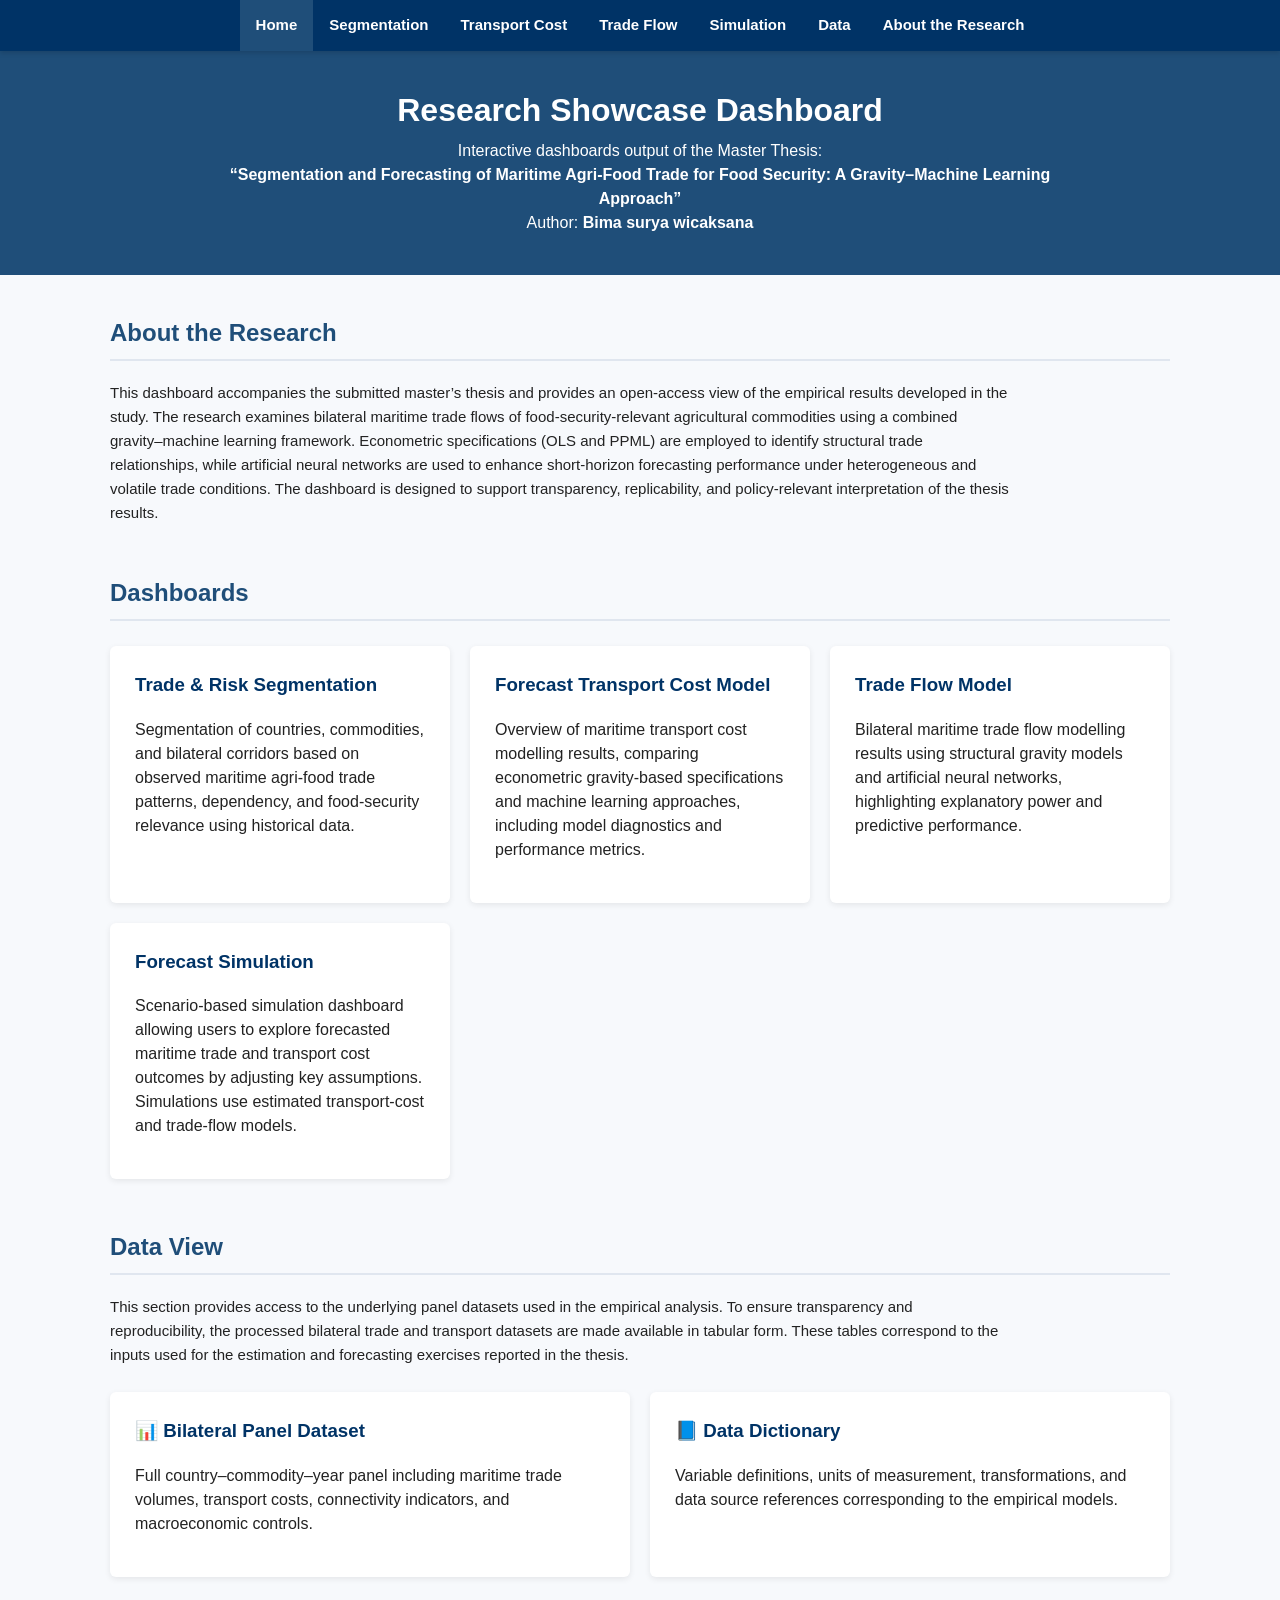
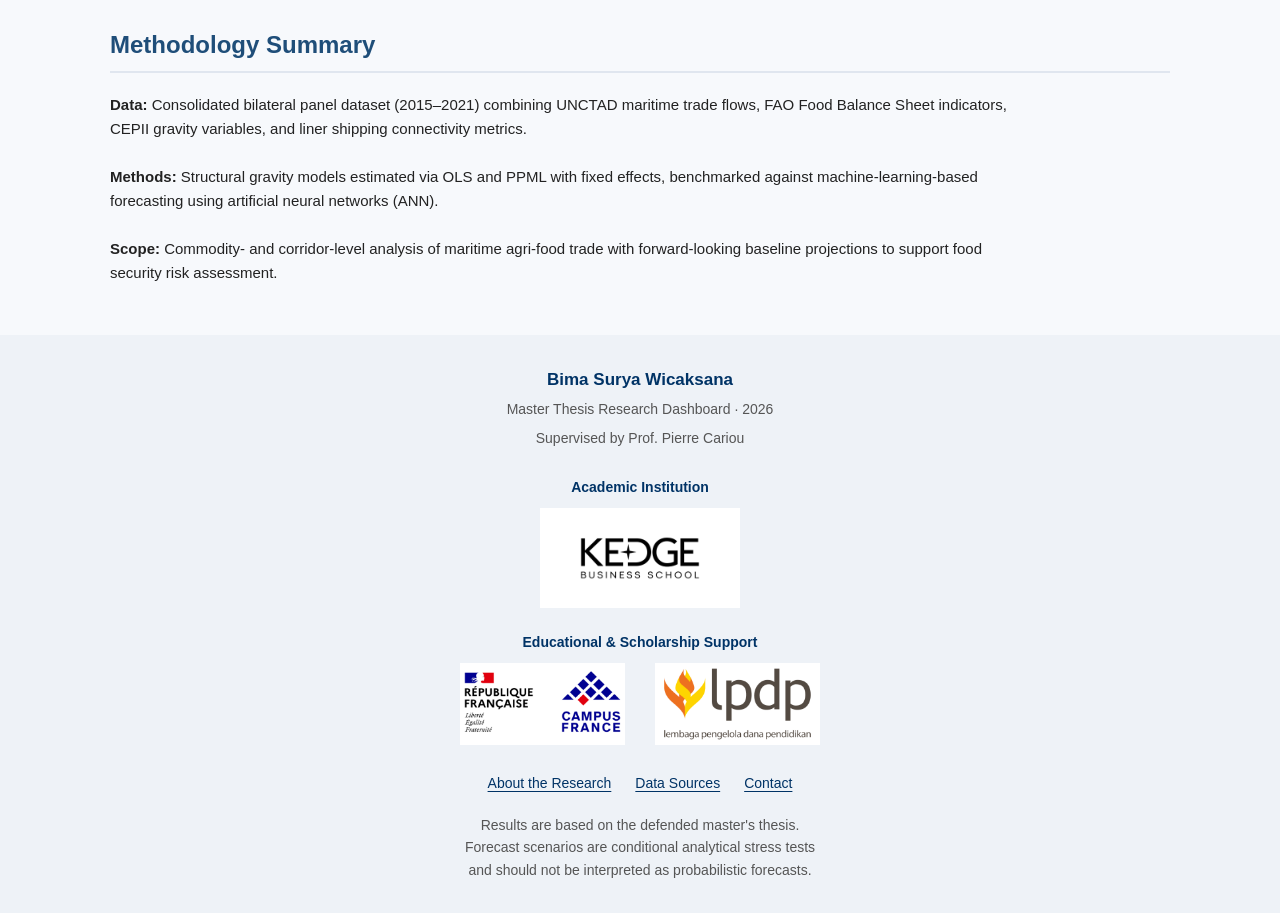
<file: docs/index.html>
<!DOCTYPE html>
<html lang="en">
<head>
  <meta charset="UTF-8">
  <meta name="viewport" content="width=device-width, initial-scale=1.0">
  <title>Segmentation and Forecasting of Maritime Agri-Food Trade Dashboard</title>
  <link rel="stylesheet" href="css/style.css">
</head>

<body>

<nav class="site-nav" aria-label="Primary navigation">
  <div class="nav-links">
    <a href="index.html" aria-current="page">Home</a>
    <a href="segmentation.html">Segmentation</a>
    <a href="transport_cost_model.html">Transport Cost</a>
    <a href="trade_flow_model.html">Trade Flow</a>
    <a href="forecast_simulation.html">Simulation</a>
    <a href="data_panel_overview.html">Data</a>
  <a href="about_research.html">About the Research</a></div></nav>

<header>
  <h1>Research Showcase Dashboard</h1>
  <p>
    Interactive dashboards output of the Master Thesis:<br>
    <strong>“Segmentation and Forecasting of Maritime Agri-Food Trade for Food Security: A Gravity–Machine Learning Approach”</strong><br>
    Author: <strong>Bima surya wicaksana</strong><br>
  </p>
</header>

<main>

  <section>
    <h2>About the Research</h2>
    <p class="meta">
      This dashboard accompanies the submitted master’s thesis and provides an open-access view of the
      empirical results developed in the study. The research examines bilateral maritime trade flows of
      food-security-relevant agricultural commodities using a combined gravity–machine learning framework.
      Econometric specifications (OLS and PPML) are employed to identify structural trade relationships,
      while artificial neural networks are used to enhance short-horizon forecasting performance under
      heterogeneous and volatile trade conditions. The dashboard is designed to support transparency,
      replicability, and policy-relevant interpretation of the thesis results.
    </p>
  </section>

  <section>
    <h2>Dashboards</h2>
    <div class="card-grid">

      <a class="card" href="segmentation.html">
        <h3>Trade & Risk Segmentation</h3>
        <p>
          Segmentation of countries, commodities, and bilateral corridors based on
          observed maritime agri-food trade patterns, dependency, and food-security
          relevance using historical data.
        </p>
      </a>

      <a class="card" href="transport_cost_model.html">
        <h3>Forecast Transport Cost Model</h3>
        <p>
          Overview of maritime transport cost modelling results, comparing
          econometric gravity-based specifications and machine learning approaches,
          including model diagnostics and performance metrics.
        </p>
      </a>

      <a class="card" href="trade_flow_model.html">
        <h3>Trade Flow Model</h3>
        <p>
          Bilateral maritime trade flow modelling results using structural gravity
          models and artificial neural networks, highlighting explanatory power
          and predictive performance.
        </p>
      </a>
      <a class="card" href="forecast_simulation.html">
        <h3>Forecast Simulation</h3>
        <p>
          Scenario-based simulation dashboard allowing users to explore forecasted
          maritime trade and transport cost outcomes by adjusting key assumptions.
          Simulations use estimated transport-cost and trade-flow models.
        </p>
      </a>

    </div>
  </section>

  <section>
    <h2>Data View</h2>
    <p class="meta">
      This section provides access to the underlying panel datasets used in the empirical analysis.
      To ensure transparency and reproducibility, the processed bilateral trade and transport datasets
      are made available in tabular form. These tables correspond to the inputs used for the estimation
      and forecasting exercises reported in the thesis.
    </p>

    <div class="card-grid">

      <a class="card" href="data_panel_overview.html">
        <h3>📊 Bilateral Panel Dataset</h3>
        <p>
          Full country–commodity–year panel including maritime trade volumes, transport costs,
          connectivity indicators, and macroeconomic controls.
        </p>
      </a>

      <a class="card" href="data_dictionary.html">
        <h3>📘 Data Dictionary</h3>
        <p>
          Variable definitions, units of measurement, transformations, and data source references
          corresponding to the empirical models.
        </p>
      </a>

    </div>
  </section>

  <section>
    <h2>Methodology Summary</h2>
    <p class="meta">
      <strong>Data:</strong> Consolidated bilateral panel dataset (2015–2021) combining UNCTAD maritime trade
      flows, FAO Food Balance Sheet indicators, CEPII gravity variables, and liner shipping connectivity metrics.<br><br>

      <strong>Methods:</strong> Structural gravity models estimated via OLS and PPML with fixed effects, benchmarked
      against machine-learning-based forecasting using artificial neural networks (ANN).<br><br>

      <strong>Scope:</strong> Commodity- and corridor-level analysis of maritime agri-food trade with forward-looking
      baseline projections to support food security risk assessment.
    </p>
  </section>

</main>

<footer class="institutional-footer">
  <p class="footer-author">Bima Surya Wicaksana</p>
  <p class="footer-project">Master Thesis Research Dashboard · 2026</p>
  <p class="footer-supervision">Supervised by Prof. Pierre Cariou</p>
  <div class="footer-institutions">
    <div class="footer-academic">
      <p class="footer-group-label">Academic Institution</p>
      <img class="footer-logo footer-logo-academic" src="meta-image/KEDGE%20logo.png" alt="KEDGE Business School" width="1000" height="500">
    </div>
    <div class="footer-sponsors">
      <p class="footer-group-label">Educational &amp; Scholarship Support</p>
      <div class="footer-sponsor-logos">
        <img class="footer-logo footer-logo-sponsor" src="meta-image/Campus%20France%20logo.png" alt="Campus France" width="1000" height="500">
        <img class="footer-logo footer-logo-sponsor" src="meta-image/LPDP.png" alt="LPDP" width="1000" height="500">
      </div>
    </div>
  </div>
  <nav class="footer-links" aria-label="Research information"><a href="about_research.html">About the Research</a><a href="about_research.html#data-sources">Data Sources</a><a href="about_research.html#contact">Contact</a></nav>
  <p class="footer-disclaimer">Results are based on the defended master's thesis.<br>Forecast scenarios are conditional analytical stress tests<br>and should not be interpreted as probabilistic forecasts.</p>
</footer>

</body>
</html>
</file>
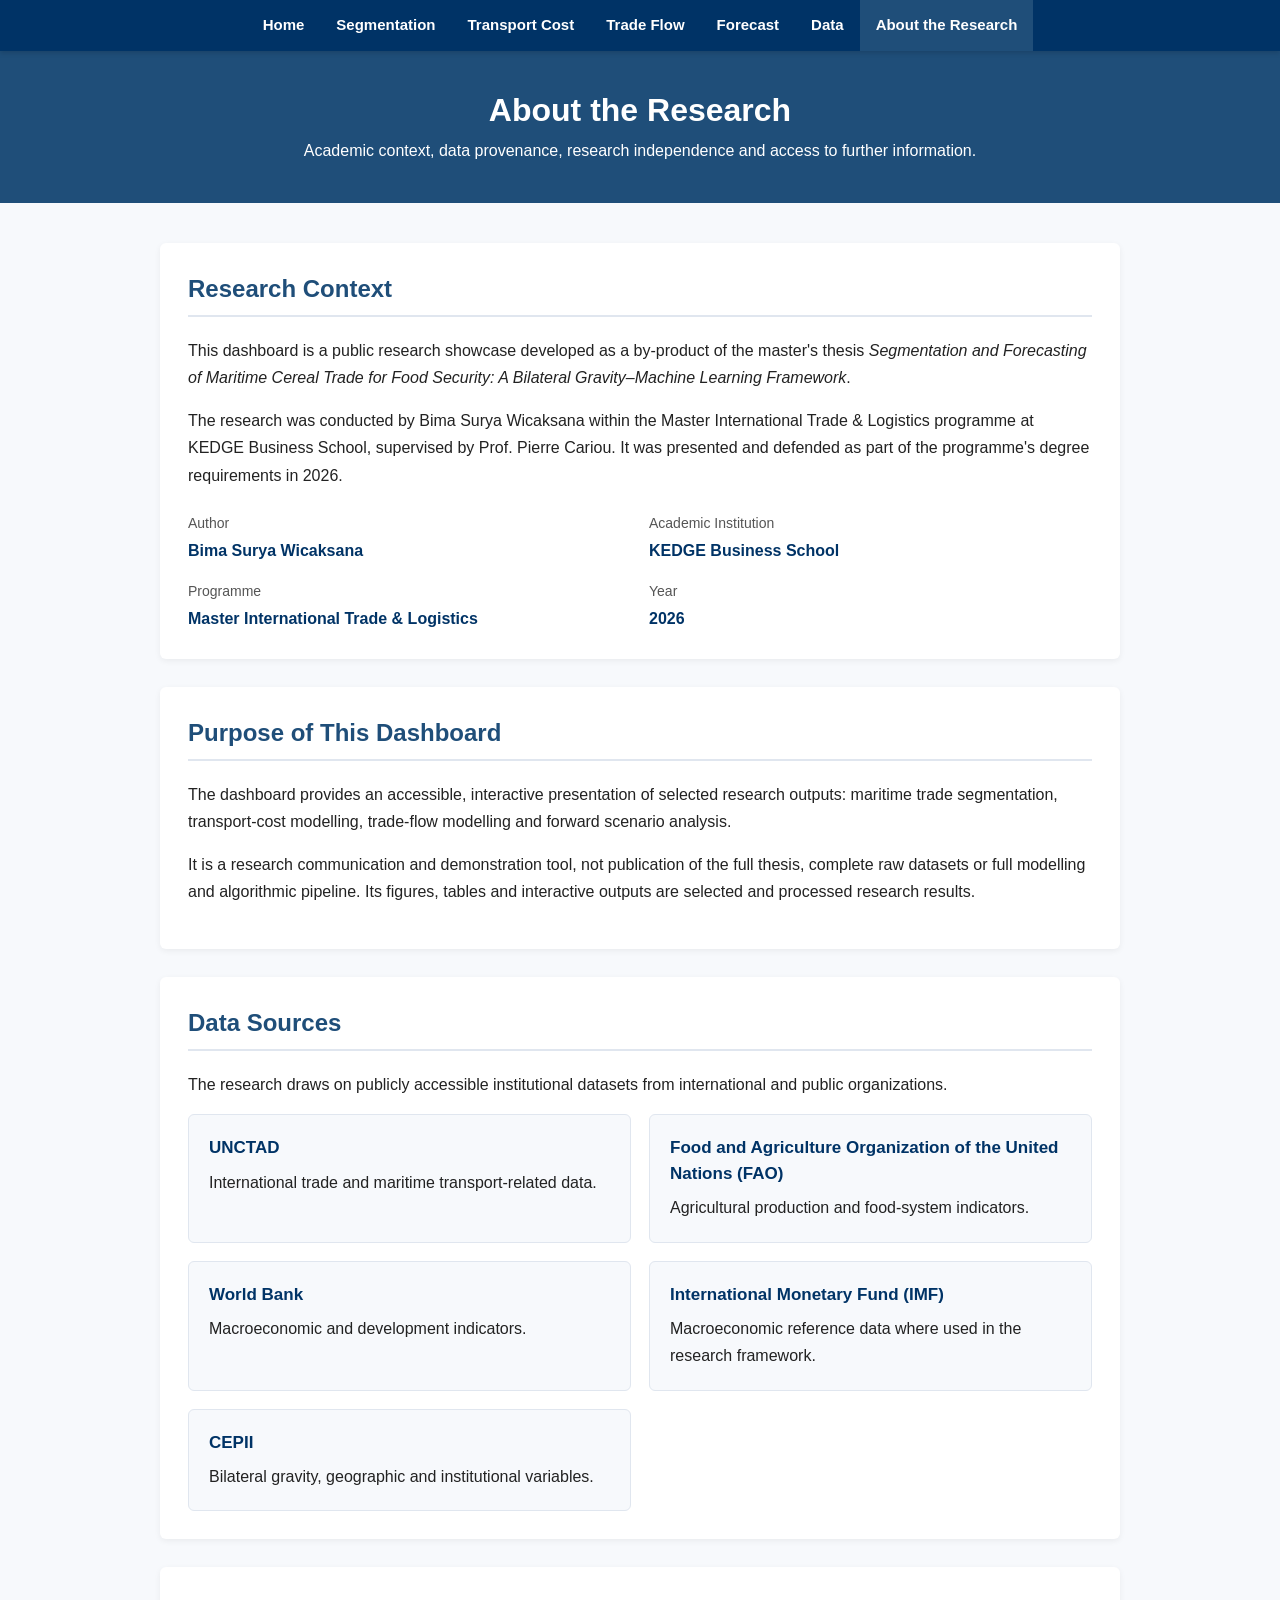
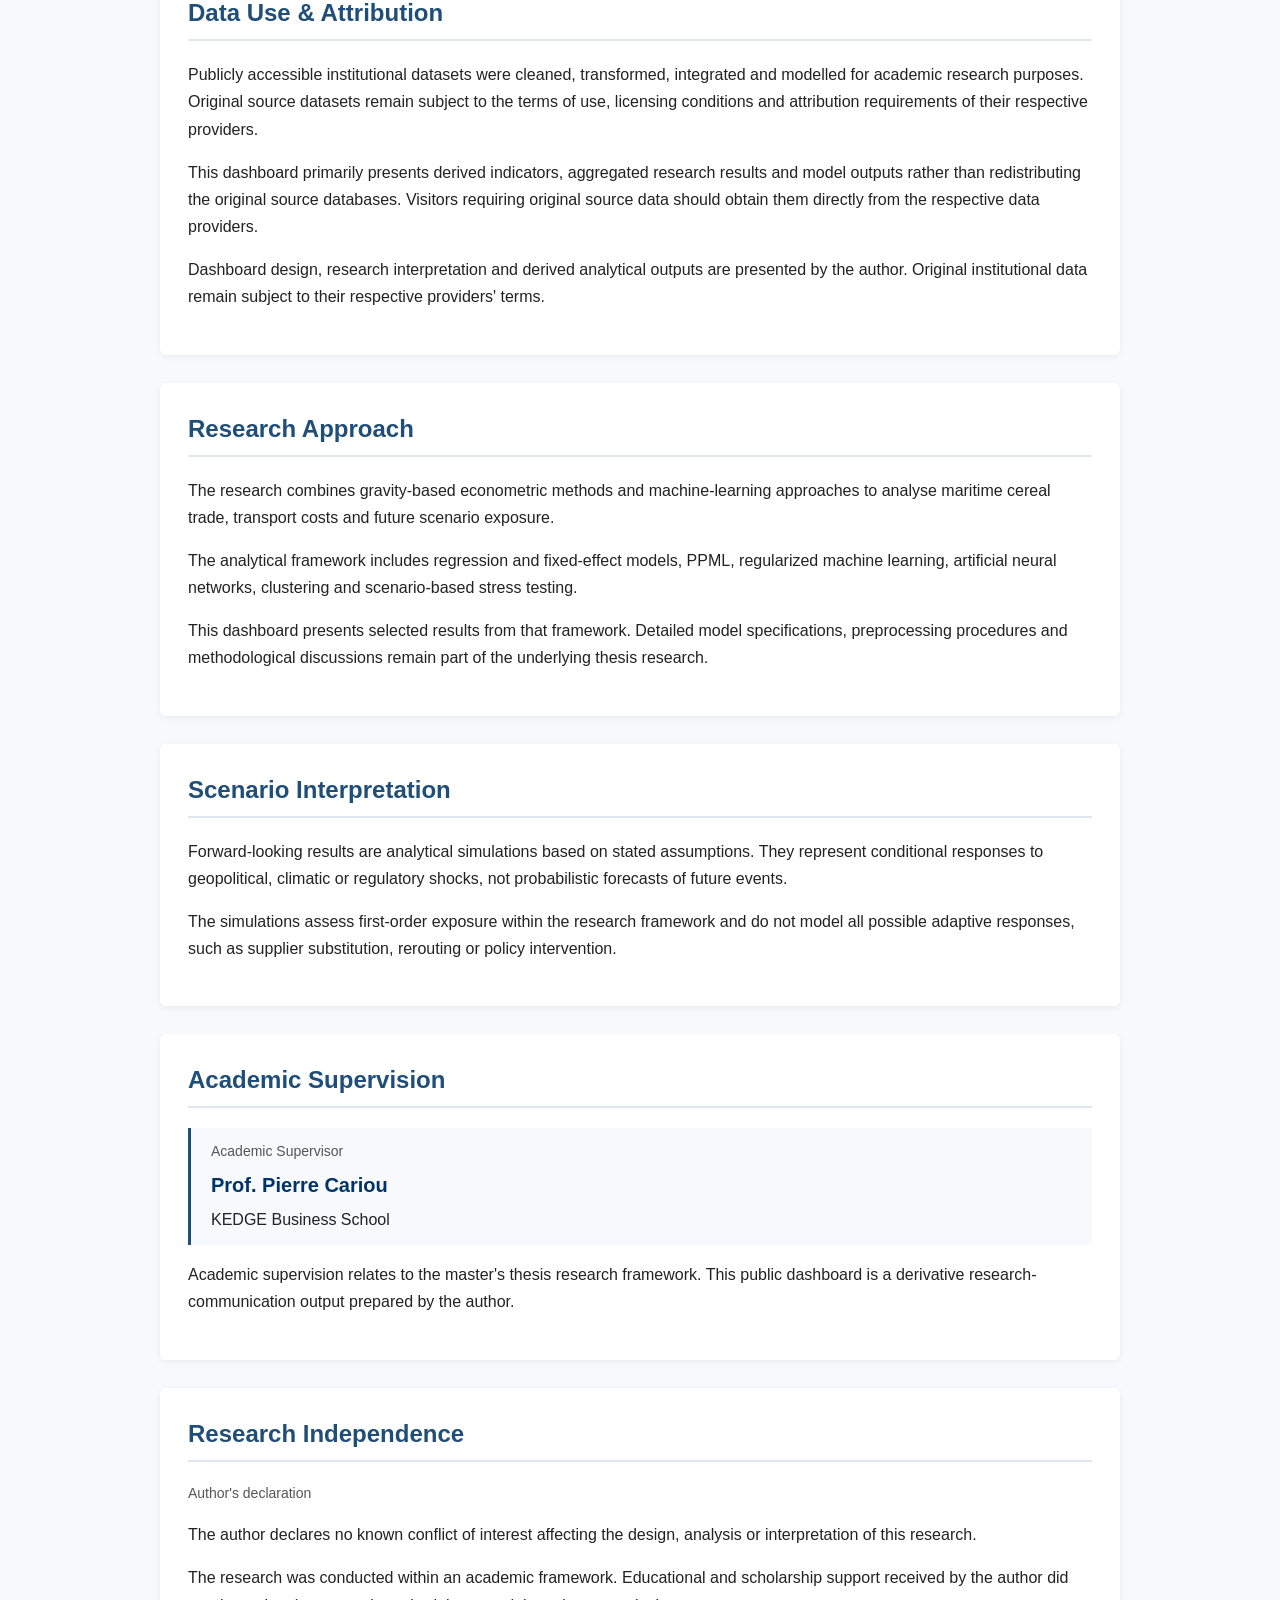
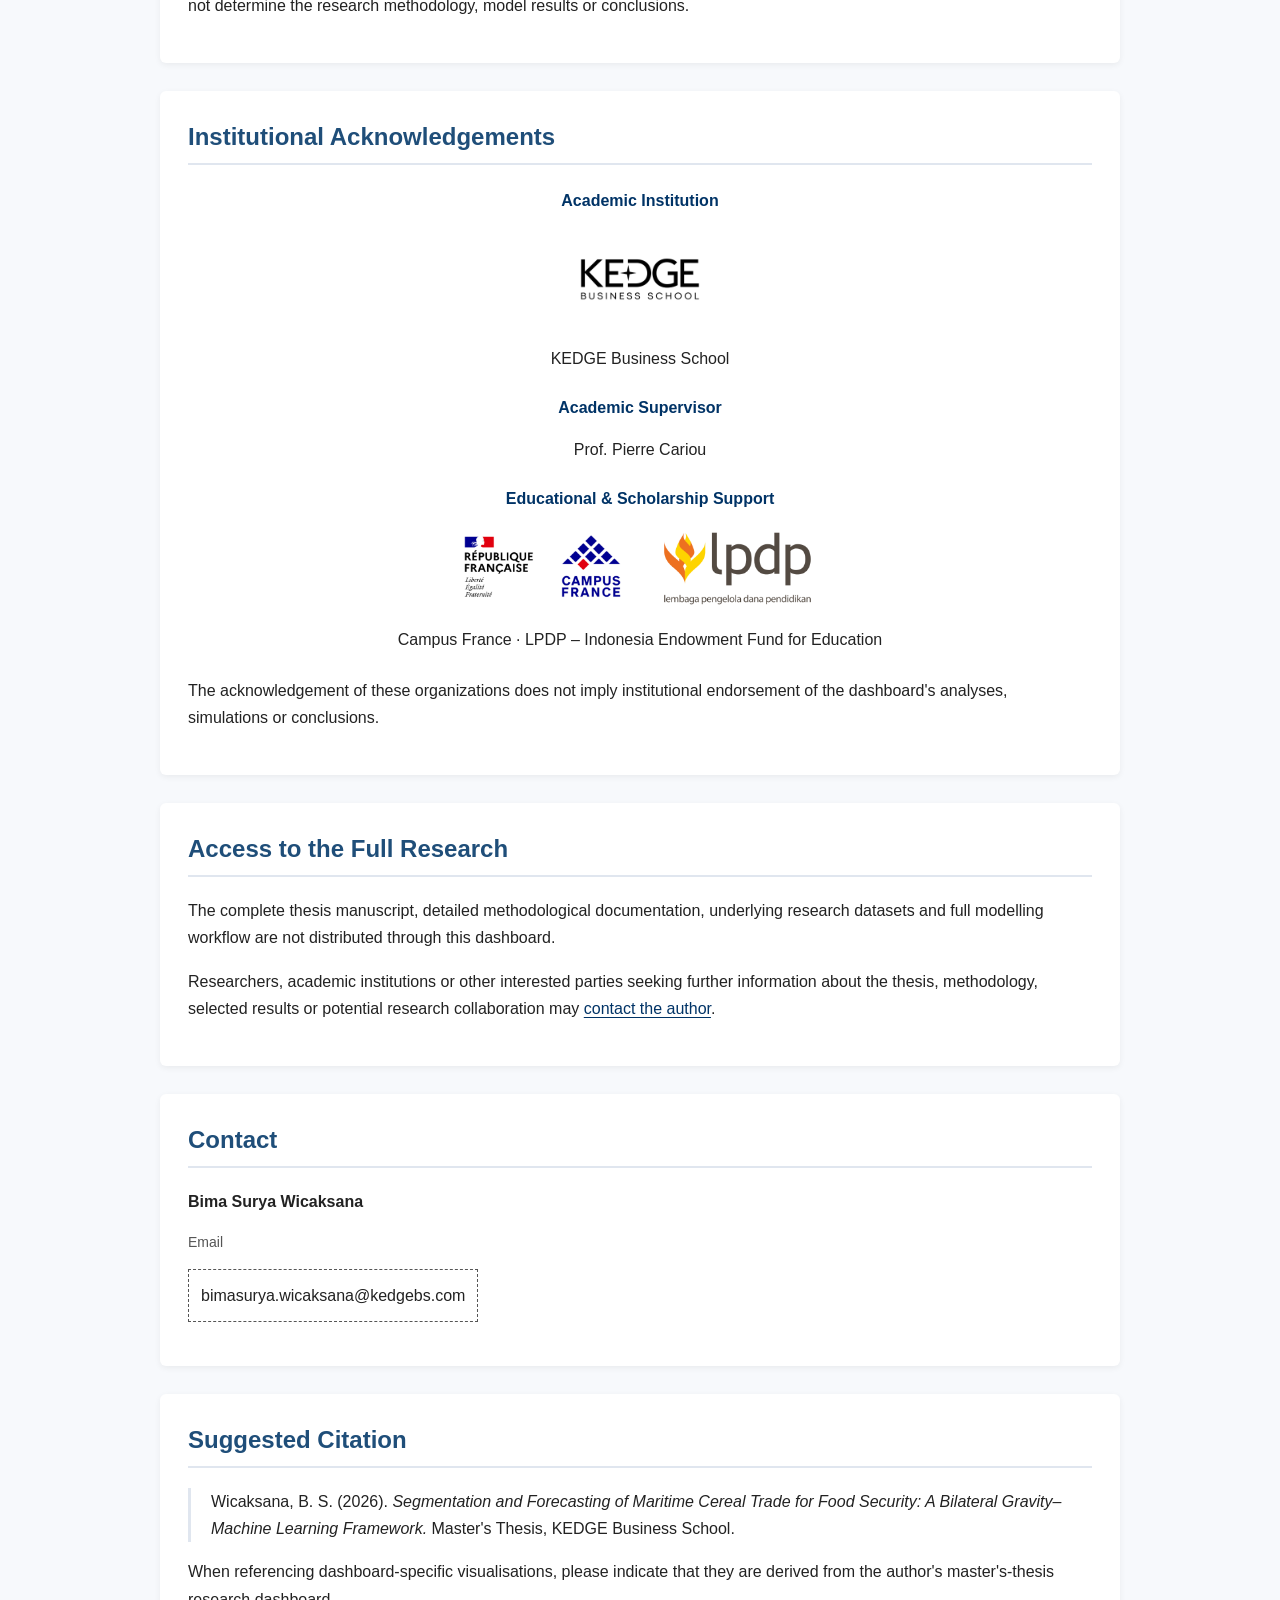
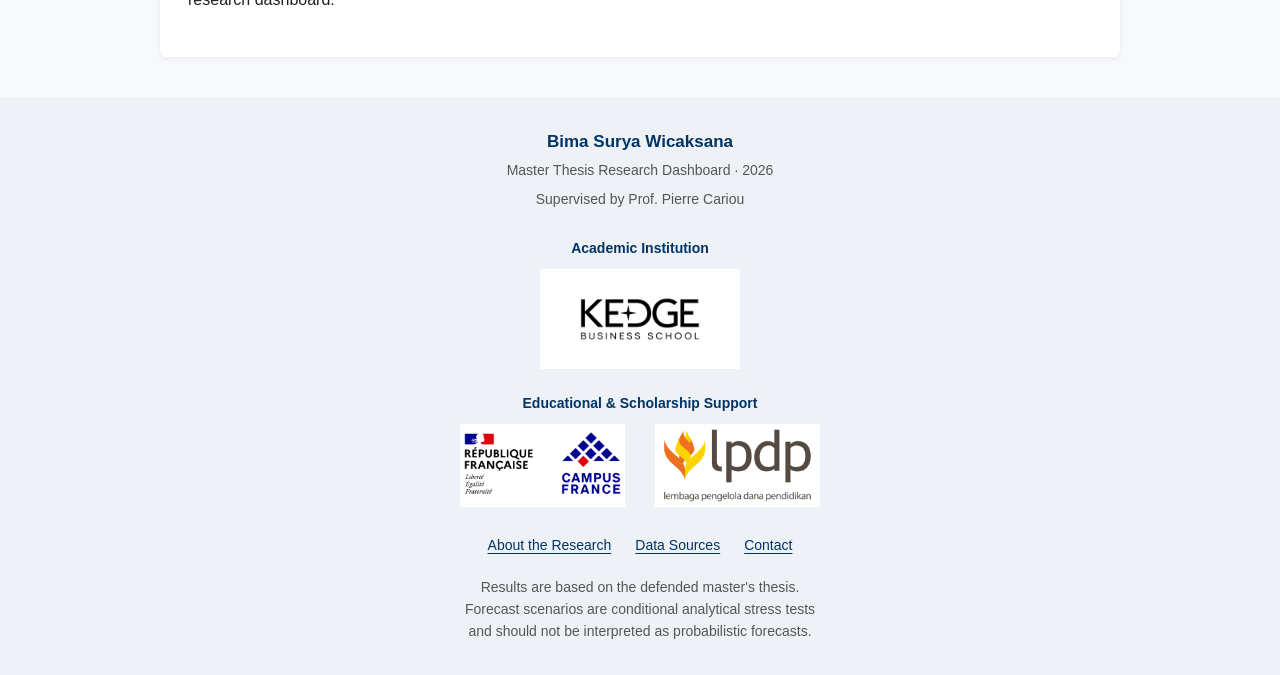
<file: docs/about_research.html>
<!DOCTYPE html>
<html lang="en">
<head>
  <meta charset="UTF-8">
  <meta name="viewport" content="width=device-width, initial-scale=1.0">
  <meta name="description" content="Academic context, institutional data sources, supervision and research access for Bima Surya Wicaksana’s maritime cereal trade master’s-thesis dashboard.">
  <title>About the Research | Maritime Cereal Trade Research Dashboard</title>
  <link rel="stylesheet" href="css/style.css">
</head>
<body>
<nav class="site-nav" aria-label="Primary navigation"><div class="nav-links"><a href="index.html">Home</a><a href="segmentation.html">Segmentation</a><a href="transport_cost_model.html">Transport Cost</a><a href="trade_flow_model.html">Trade Flow</a><a href="forecast_simulation.html">Forecast</a><a href="data_panel_overview.html">Data</a><a href="about_research.html" aria-current="page">About the Research</a></div></nav>
<header class="about-hero"><h1>About the Research</h1><p>Academic context, data provenance, research independence and access to further information.</p></header>
<main class="about-research">
  <section id="research-context" class="about-section">
    <h2>Research Context</h2>
    <p>This dashboard is a public research showcase developed as a by-product of the master's thesis <cite>Segmentation and Forecasting of Maritime Cereal Trade for Food Security: A Bilateral Gravity–Machine Learning Framework</cite>.</p>
    <p>The research was conducted by Bima Surya Wicaksana within the Master International Trade &amp; Logistics programme at KEDGE Business School, supervised by Prof. Pierre Cariou. It was presented and defended as part of the programme's degree requirements in 2026.</p>
    <dl class="research-meta">
      <div><dt>Author</dt><dd>Bima Surya Wicaksana</dd></div>
      <div><dt>Academic Institution</dt><dd>KEDGE Business School</dd></div>
      <div><dt>Programme</dt><dd>Master International Trade &amp; Logistics</dd></div>
      <div><dt>Year</dt><dd>2026</dd></div>
    </dl>
  </section>
  <section id="dashboard-purpose" class="about-section">
    <h2>Purpose of This Dashboard</h2>
    <p>The dashboard provides an accessible, interactive presentation of selected research outputs: maritime trade segmentation, transport-cost modelling, trade-flow modelling and forward scenario analysis.</p>
    <p>It is a research communication and demonstration tool, not publication of the full thesis, complete raw datasets or full modelling and algorithmic pipeline. Its figures, tables and interactive outputs are selected and processed research results.</p>
  </section>
  <section id="data-sources" class="about-section">
    <h2>Data Sources</h2>
    <p>The research draws on publicly accessible institutional datasets from international and public organizations.</p>
    <div class="about-grid">
      <article class="source-card"><h3>UNCTAD</h3><p>International trade and maritime transport-related data.</p></article>
      <article class="source-card"><h3>Food and Agriculture Organization of the United Nations (FAO)</h3><p>Agricultural production and food-system indicators.</p></article>
      <article class="source-card"><h3>World Bank</h3><p>Macroeconomic and development indicators.</p></article>
      <article class="source-card"><h3>International Monetary Fund (IMF)</h3><p>Macroeconomic reference data where used in the research framework.</p></article>
      <article class="source-card"><h3>CEPII</h3><p>Bilateral gravity, geographic and institutional variables.</p></article>
    </div>
  </section>
  <section id="data-use" class="about-section">
    <h2>Data Use &amp; Attribution</h2>
    <p>Publicly accessible institutional datasets were cleaned, transformed, integrated and modelled for academic research purposes. Original source datasets remain subject to the terms of use, licensing conditions and attribution requirements of their respective providers.</p>
    <p>This dashboard primarily presents derived indicators, aggregated research results and model outputs rather than redistributing the original source databases. Visitors requiring original source data should obtain them directly from the respective data providers.</p>
    <p>Dashboard design, research interpretation and derived analytical outputs are presented by the author. Original institutional data remain subject to their respective providers' terms.</p>
  </section>
  <section id="methods" class="about-section">
    <h2>Research Approach</h2>
    <p>The research combines gravity-based econometric methods and machine-learning approaches to analyse maritime cereal trade, transport costs and future scenario exposure.</p>
    <p>The analytical framework includes regression and fixed-effect models, PPML, regularized machine learning, artificial neural networks, clustering and scenario-based stress testing.</p>
    <p>This dashboard presents selected results from that framework. Detailed model specifications, preprocessing procedures and methodological discussions remain part of the underlying thesis research.</p>
  </section>
  <section id="scenario-interpretation" class="about-section">
    <h2>Scenario Interpretation</h2>
    <p>Forward-looking results are analytical simulations based on stated assumptions. They represent conditional responses to geopolitical, climatic or regulatory shocks, not probabilistic forecasts of future events.</p>
    <p>The simulations assess first-order exposure within the research framework and do not model all possible adaptive responses, such as supplier substitution, rerouting or policy intervention.</p>
  </section>
  <section id="supervision" class="about-section">
    <h2>Academic Supervision</h2>
    <div class="supervisor-block"><p class="about-label">Academic Supervisor</p><p class="supervisor-name">Prof. Pierre Cariou</p><p>KEDGE Business School</p></div>
    <p>Academic supervision relates to the master's thesis research framework. This public dashboard is a derivative research-communication output prepared by the author.</p>
  </section>
  <section id="independence" class="about-section">
    <h2>Research Independence</h2>
    <p class="about-label">Author's declaration</p>
    <p>The author declares no known conflict of interest affecting the design, analysis or interpretation of this research.</p>
    <p>The research was conducted within an academic framework. Educational and scholarship support received by the author did not determine the research methodology, model results or conclusions.</p>
  </section>
  <section id="acknowledgements" class="about-section">
    <h2>Institutional Acknowledgements</h2>
    <div class="institution-group">
      <h3>Academic Institution</h3>
      <img class="footer-logo footer-logo-academic" src="meta-image/KEDGE%20logo.png" alt="KEDGE Business School" width="1000" height="500">
      <p>KEDGE Business School</p>
    </div>
    <div class="institution-group"><h3>Academic Supervisor</h3><p>Prof. Pierre Cariou</p></div>
    <div class="institution-group">
      <h3>Educational &amp; Scholarship Support</h3>
      <div class="footer-sponsor-logos">
        <img class="footer-logo footer-logo-sponsor" src="meta-image/Campus%20France%20logo.png" alt="Campus France" width="1000" height="500">
        <img class="footer-logo footer-logo-sponsor" src="meta-image/LPDP.png" alt="LPDP" width="1000" height="500">
      </div>
      <p>Campus France · LPDP – Indonesia Endowment Fund for Education</p>
    </div>
    <p>The acknowledgement of these organizations does not imply institutional endorsement of the dashboard's analyses, simulations or conclusions.</p>
  </section>
  <section id="full-research" class="about-section">
    <h2>Access to the Full Research</h2>
    <p>The complete thesis manuscript, detailed methodological documentation, underlying research datasets and full modelling workflow are not distributed through this dashboard.</p>
    <p>Researchers, academic institutions or other interested parties seeking further information about the thesis, methodology, selected results or potential research collaboration may <a href="#contact">contact the author</a>.</p>
  </section>
  <section id="contact" class="about-section contact-block">
    <h2>Contact</h2>
    <p><strong>Bima Surya Wicaksana</strong></p>
    <p class="about-label">Email</p>
    <p class="contact-placeholder">bimasurya.wicaksana@kedgebs.com</p>
    <!-- Development placeholder: replace only with the author's approved public contact. -->
  </section>
  <section id="citation" class="about-section">
    <h2>Suggested Citation</h2>
    <p class="citation-block">Wicaksana, B. S. (2026). <cite>Segmentation and Forecasting of Maritime Cereal Trade for Food Security: A Bilateral Gravity–Machine Learning Framework.</cite> Master's Thesis, KEDGE Business School.</p>
    <p>When referencing dashboard-specific visualisations, please indicate that they are derived from the author's master's-thesis research dashboard.</p>
  </section>
</main>
<footer class="institutional-footer">
  <p class="footer-author">Bima Surya Wicaksana</p>
  <p class="footer-project">Master Thesis Research Dashboard · 2026</p>
  <p class="footer-supervision">Supervised by Prof. Pierre Cariou</p>
  <div class="footer-institutions">
    <div class="footer-academic">
      <p class="footer-group-label">Academic Institution</p>
      <img class="footer-logo footer-logo-academic" src="meta-image/KEDGE%20logo.png" alt="KEDGE Business School" width="1000" height="500">
    </div>
    <div class="footer-sponsors">
      <p class="footer-group-label">Educational &amp; Scholarship Support</p>
      <div class="footer-sponsor-logos">
        <img class="footer-logo footer-logo-sponsor" src="meta-image/Campus%20France%20logo.png" alt="Campus France" width="1000" height="500">
        <img class="footer-logo footer-logo-sponsor" src="meta-image/LPDP.png" alt="LPDP" width="1000" height="500">
      </div>
    </div>
  </div>
  <nav class="footer-links" aria-label="Research information"><a href="about_research.html">About the Research</a><a href="about_research.html#data-sources">Data Sources</a><a href="about_research.html#contact">Contact</a></nav>
  <p class="footer-disclaimer">Results are based on the defended master's thesis.<br>Forecast scenarios are conditional analytical stress tests<br>and should not be interpreted as probabilistic forecasts.</p>
</footer>
</body>
</html>
</file>
<file: docs/css/style.css>
:root {
  --primary: #1f4e79;
  --primary-dark: #003366;
  --background: #f7f9fc;
  --surface: #ffffff;
  --border: #e0e6ef;
  --footer: #eef2f7;
  --text: #222222;
  --muted: #555555;
}

/* Forecast-only helpers: preserve every other module's layout. */
.forecast .fc-panel { background: var(--surface); padding: 22px; border-radius: 6px; box-shadow: 0 2px 6px rgba(0,0,0,.08); min-width: 0; margin: 20px 0; }
.forecast .fc-notice { background: var(--footer); border-left: 3px solid #b9c9d8; padding: 16px 20px; margin: 20px 0; font-size: 14px; overflow-wrap: anywhere; }
.forecast .fc-notice p:last-child { margin-bottom: 0; }
.forecast .fc-kpis { display: grid; grid-template-columns: repeat(auto-fit,minmax(200px,1fr)); gap: 16px; }
.forecast .fc-kpis > div { background: var(--surface); border: 1px solid var(--border); border-radius: 6px; padding: 16px; min-width: 0; }
.forecast .fc-kpis dt { font-size: 13px; color: var(--muted); }
.forecast .fc-kpis dd { margin: 8px 0 0; font-size: 19px; color: var(--primary-dark); overflow-wrap: anywhere; }
.forecast .fc-role-grid { display: grid; grid-template-columns: repeat(3,minmax(0,1fr)); gap: 20px; }
.forecast h3 { color: var(--primary-dark); }
.forecast .fc-panel h3:first-child { margin-top: 0; }
.forecast .fc-filters { display: flex; align-items: center; flex-wrap: wrap; gap: 12px; margin: 20px 0; }
.forecast .fc-selector { background: var(--footer); padding: 18px; border-radius: 6px; }
.forecast select, .forecast button { font: inherit; padding: 10px 12px; border: 1px solid #b9c9d8; border-radius: 4px; max-width: 100%; }
.forecast select { background: var(--surface); color: var(--text); }
.forecast button { background: var(--primary); color: white; cursor: pointer; }
.forecast button:disabled { opacity: .65; cursor: progress; }
.forecast :is(button,select,summary,input):focus-visible { outline: 3px solid var(--primary); outline-offset: 3px; }
.forecast .fc-checkbox { display: flex; align-items: center; gap: 8px; }
.forecast .fc-chart { width: 100%; height: 430px; }
.forecast .fc-products-chart { min-width: 650px; height: 520px; }
.forecast .fc-corridor-chart { height: 500px; }
.forecast .fc-chart-scroll, .forecast .fc-table-scroll { overflow-x: auto; }
.forecast .fc-table { width: 100%; border-collapse: collapse; font-size: 14px; }
.forecast .fc-table th, .forecast .fc-table td { padding: 12px; text-align: right; border-bottom: 1px solid var(--border); white-space: nowrap; }
.forecast .fc-table th:first-child, .forecast .fc-table td:first-child { text-align: left; }
.forecast caption { text-align: left; padding: 12px 0; font-weight: 600; color: var(--primary-dark); }
.forecast table.dataTable td { white-space: nowrap; }
.forecast details { margin-top: 20px; }
.forecast summary { cursor: pointer; color: var(--primary-dark); font-weight: 600; padding: 8px 0; }
.forecast li { margin: 10px 0; }
.forecast .fc-error { background: #fff1ef; color: #7c2929; padding: 14px; border-left: 4px solid #b44343; }
@media (max-width: 700px) {
  .forecast .fc-role-grid { grid-template-columns: 1fr; gap: 0; }
  .forecast .fc-panel { padding: 14px; }
  .forecast .fc-kpis { grid-template-columns: repeat(auto-fit,minmax(150px,1fr)); }
  .forecast .fc-chart { height: 440px; }
  .forecast .fc-products-chart { height: 520px; }
  .forecast .fc-corridor-chart { height: 500px; }
}

/* Trade-flow styles are scoped to this module. */
.trade-flow .tf-grid { display: grid; grid-template-columns: repeat(2, minmax(0, 1fr)); gap: 20px; }
.trade-flow .tf-spec-grid { display: grid; grid-template-columns: repeat(3, minmax(0, 1fr)); gap: 16px; }
.trade-flow .tf-panel { background: white; padding: 22px; border-radius: 6px; box-shadow: 0 2px 6px rgba(0,0,0,0.08); min-width: 0; margin: 20px 0; }
.trade-flow h3 { color: var(--primary-dark); }
.trade-flow .tf-panel h3:first-child { margin-top: 0; }
.trade-flow .tf-notice { background: var(--footer); border-left: 3px solid #b9c9d8; padding: 16px 20px; margin: 20px 0; font-size: 14px; }
.trade-flow .tf-notice p:last-child { margin-bottom: 0; }
.trade-flow .tf-badge { display: inline-block; padding: 5px 9px; margin: 0 6px 8px 0; border: 1px solid #b9c9d8; border-radius: 4px; color: var(--primary-dark); background: var(--footer); font-size: 13px; font-weight: 600; }
.trade-flow .tf-metrics { display: grid; grid-template-columns: repeat(auto-fit, minmax(140px, 1fr)); gap: 18px; }
.trade-flow .tf-metrics dt { color: var(--muted); font-size: 13px; }
.trade-flow .tf-metrics dd { margin: 4px 0 0; font-size: 24px; color: var(--primary-dark); overflow-wrap: anywhere; }
.trade-flow .tf-fit-value { font-size: 26px; color: var(--primary-dark); margin: 8px 0; }
.trade-flow .tf-metadata { font-size: 14px; overflow-wrap: anywhere; }
.trade-flow .tf-filters { display: flex; gap: 10px; align-items: center; flex-wrap: wrap; margin: 18px 0; }
.trade-flow select { max-width: 100%; padding: 10px; font: inherit; border: 1px solid #b9c9d8; border-radius: 4px; background: white; color: var(--text); }
.trade-flow .tf-chart { width: 100%; height: 470px; }
.trade-flow .tf-error { padding: 14px; border-left: 4px solid #b44343; background: #fff1ef; color: #7c2929; }
.trade-flow table.dataTable td { white-space: nowrap; }
@media (max-width: 640px) {
  .trade-flow .tf-grid, .trade-flow .tf-spec-grid { grid-template-columns: 1fr; gap: 0; }
  .trade-flow .tf-panel { padding: 14px; }
  .trade-flow .tf-chart { height: 430px; }
}

/* Transport-cost styles are scoped to this module. */
.transport-cost .tc-notice { background: var(--footer); border-left: 3px solid #b9c9d8; padding: 16px 20px; margin: 20px 0; font-size: 14px; }
.transport-cost .tc-notice p:last-child { margin-bottom: 0; }
.transport-cost .tc-card-grid { display: grid; grid-template-columns: repeat(2, minmax(0, 1fr)); gap: 20px; }
.transport-cost .tc-role-grid { display: grid; grid-template-columns: repeat(auto-fit, minmax(220px, 1fr)); gap: 20px; }
.transport-cost .tc-panel,
.transport-cost .tc-model-card { background: white; padding: 22px; border-radius: 6px; box-shadow: 0 2px 6px rgba(0,0,0,0.08); min-width: 0; margin: 20px 0; }
.transport-cost h3 { color: var(--primary-dark); }
.transport-cost .tc-model-card h3,
.transport-cost .tc-panel h3:first-child { margin-top: 0; }
.transport-cost .tc-badge { display: inline-block; padding: 5px 9px; margin: 0 6px 8px 0; border: 1px solid #b9c9d8; border-radius: 4px; color: var(--primary-dark); background: var(--footer); font-size: 13px; font-weight: 600; }
.transport-cost .tc-metrics { display: grid; grid-template-columns: repeat(2, minmax(0, 1fr)); gap: 16px; }
.transport-cost .tc-metrics dt { color: var(--muted); font-size: 13px; }
.transport-cost .tc-metrics dd { margin: 4px 0 0; font-size: 22px; color: var(--primary-dark); overflow-wrap: anywhere; }
.transport-cost .tc-metadata { font-size: 14px; overflow-wrap: anywhere; }
.transport-cost .tc-filters { display: flex; gap: 10px; align-items: center; flex-wrap: wrap; margin: 18px 0; }
.transport-cost select { max-width: 100%; padding: 10px; font: inherit; border: 1px solid #b9c9d8; border-radius: 4px; background: white; color: var(--text); }
.transport-cost .tc-chart { width: 100%; height: 470px; }
.transport-cost .tc-ann-chart { height: 580px; }
.transport-cost .tc-error { padding: 14px; border-left: 4px solid #b44343; background: #fff1ef; color: #7c2929; }
.transport-cost table.dataTable td { white-space: nowrap; }
.transport-cost details { font-size: 13px; overflow-wrap: anywhere; }
.transport-cost summary { cursor: pointer; }
@media (max-width: 640px) {
  .transport-cost .tc-card-grid { grid-template-columns: 1fr; gap: 0; }
  .transport-cost .tc-panel, .transport-cost .tc-model-card { padding: 14px; }
  .transport-cost .tc-chart { height: 440px; }
  .transport-cost .tc-ann-chart { height: 480px; }
}

/* Segmentation-only helpers; other dashboard pages retain their existing styles. */
.segmentation .seg-kpis {
  display: grid;
  grid-template-columns: repeat(auto-fit, minmax(155px, 1fr));
  gap: 14px;
  margin: 24px 0;
}
.segmentation .seg-kpis > div,
.segmentation .seg-panel {
  background: var(--surface);
  border-radius: 6px;
  box-shadow: 0 2px 6px rgba(0, 0, 0, 0.08);
  padding: 20px;
  min-width: 0;
}
.segmentation .seg-kpis dt { color: var(--muted); font-size: 14px; }
.segmentation .seg-kpis dd { margin: 8px 0 0; font-size: 22px; font-weight: 600; color: var(--primary-dark); }
.segmentation .seg-filter { display: flex; flex-wrap: wrap; align-items: center; gap: 12px; }
.segmentation select { padding: 10px; max-width: 100%; font: inherit; color: var(--text); background: white; border: 1px solid #b9c9d8; border-radius: 4px; }
.segmentation .seg-panel { margin: 24px 0; }
.segmentation .seg-panel h3 { margin-top: 0; color: var(--primary-dark); }
.segmentation .seg-chart { width: 100%; height: 520px; }
.segmentation .seg-bar-viewport { overflow-x: auto; }
.segmentation #corridor-bar { min-width: 580px; }
.segmentation #bar-window { display: block; width: 100%; margin: 12px 0; }
.segmentation .seg-legend { display: flex; flex-wrap: wrap; gap: 10px 22px; list-style: none; padding: 0; font-size: 13px; }
.segmentation .seg-legend li::before { content: "●"; margin-right: 7px; }
.segmentation .seg-q1::before { color: #b44343; }
.segmentation .seg-q2::before { color: #cc842a; }
.segmentation .seg-q3::before { color: #76569c; }
.segmentation .seg-q4::before { color: #277f80; }
.segmentation .seg-error { padding: 14px; background: #fff1ef; border-left: 4px solid #b44343; color: #7c2929; }
.segmentation table.dataTable td { white-space: nowrap; }
@media (max-width: 640px) {
  .segmentation .seg-panel { padding: 12px; }
  .segmentation .seg-chart { height: 440px; }
  .segmentation .seg-kpis { grid-template-columns: repeat(2, minmax(0, 1fr)); }
  .segmentation .seg-kpis > div { padding: 14px; }
}

* {
  box-sizing: border-box;
}

html {
  scroll-behavior: smooth;
}

body {
  min-height: 100vh;
  margin: 0;
  background-color: var(--background);
  color: var(--text);
  font-family: -apple-system, BlinkMacSystemFont, "Segoe UI", Roboto, Arial, sans-serif;
  line-height: 1.5;
}

a {
  color: var(--primary);
}

.site-nav {
  position: sticky;
  top: 0;
  z-index: 1000;
  background-color: var(--primary-dark);
  box-shadow: 0 2px 5px rgba(0, 0, 0, 0.15);
}

.nav-links {
  display: flex;
  flex-wrap: wrap;
  justify-content: center;
  max-width: 1100px;
  margin: 0 auto;
  padding: 0 12px;
}

.nav-links a {
  padding: 14px 16px;
  color: #ffffff;
  font-size: 15px;
  font-weight: 600;
  text-align: center;
  text-decoration: none;
}

.nav-links a:hover,
.nav-links a:focus-visible,
.nav-links a[aria-current="page"] {
  background-color: var(--primary);
}

header {
  padding: 40px 20px;
  background-color: var(--primary);
  color: #ffffff;
  text-align: center;
}

header h1 {
  margin: 0;
  font-size: 32px;
  line-height: 1.2;
}

header p {
  max-width: 900px;
  margin: 10px auto 0;
  font-size: 16px;
}

main {
  width: 100%;
  max-width: 1100px;
  margin: 40px auto;
  padding: 0 20px;
}

section {
  margin-bottom: 50px;
}

h2,
.page-title {
  color: var(--primary);
  border-bottom: 2px solid var(--border);
  padding-bottom: 8px;
}

.page-title {
  margin-top: 0;
}

.card-grid {
  display: grid;
  grid-template-columns: repeat(auto-fit, minmax(280px, 1fr));
  gap: 20px;
  margin-top: 25px;
}

.card,
.placeholder {
  padding: 25px;
  border-radius: 6px;
  background: var(--surface);
  box-shadow: 0 2px 6px rgba(0, 0, 0, 0.08);
}

.card {
  color: inherit;
  text-decoration: none;
  transition: transform 0.15s ease, box-shadow 0.15s ease;
}

.card:hover,
.card:focus-visible {
  transform: translateY(-4px);
  box-shadow: 0 6px 14px rgba(0, 0, 0, 0.12);
}

.card h3,
.placeholder h2 {
  margin-top: 0;
  color: var(--primary-dark);
}

.meta {
  max-width: 900px;
  font-size: 15px;
  line-height: 1.6;
}

.status {
  display: inline-block;
  margin: 0 0 24px;
  padding: 6px 10px;
  border: 1px solid #b9c9d8;
  border-radius: 999px;
  background: var(--footer);
  color: var(--primary-dark);
  font-size: 13px;
  font-weight: 700;
  letter-spacing: 0.02em;
  text-transform: uppercase;
}

table.dataTable {
  width: 100% !important;
}

footer {
  padding: 20px;
  background-color: var(--footer);
  color: var(--muted);
  font-size: 14px;
  text-align: center;
}

/* Shared two-level institutional footer. Logo canvases retain their 2:1 ratio. */
.institutional-footer { padding: 32px 20px; }
.footer-author { margin: 0; font-size: 17px; font-weight: 600; color: var(--primary-dark); }
.footer-project { margin: 6px 0 0; }
.footer-supervision { margin: 8px 0 0; }
.footer-links { display: flex; flex-wrap: wrap; justify-content: center; gap: 12px 24px; margin: 0 0 20px; }
.footer-links a { color: var(--primary-dark); text-underline-offset: 3px; }
.footer-links a:focus-visible, .about-research a:focus-visible, .site-nav a:focus-visible { outline: 3px solid currentColor; outline-offset: 3px; }
.footer-institutions { display: grid; justify-items: center; gap: 24px; margin: 28px auto; }
.footer-group-label { margin: 0 0 10px; font-weight: 600; color: var(--primary-dark); }
.footer-logo { display: block; max-width: 100%; height: auto; object-fit: contain; }
.footer-logo-academic { width: 200px; margin: 0 auto; }
.footer-logo-sponsor { width: 165px; }
.footer-sponsor-logos { display: flex; flex-wrap: wrap; justify-content: center; align-items: center; gap: 12px 30px; }
.footer-disclaimer { max-width: 650px; margin: 0 auto; line-height: 1.6; }

/* Academic context page; analytical modules retain their existing styles. */
.about-research { max-width: 1000px; }
.about-section { background: var(--surface); padding: 28px; border-radius: 6px; margin-bottom: 28px; box-shadow: 0 2px 6px rgba(0,0,0,.06); scroll-margin-top: 120px; }
.about-section h2 { margin-top: 0; }
.about-section p { line-height: 1.7; }
.about-section a { color: var(--primary-dark); text-underline-offset: 3px; }
.about-grid, .research-meta { display: grid; grid-template-columns: repeat(2,minmax(0,1fr)); gap: 18px; }
.source-card { background: var(--background); border: 1px solid var(--border); border-radius: 6px; padding: 20px; }
.source-card h3 { margin: 0 0 8px; color: var(--primary-dark); font-size: 17px; }
.source-card p { margin: 0; }
.research-meta { margin: 24px 0 0; }
.research-meta dt, .about-label { font-size: 14px; color: var(--muted); }
.research-meta dd { margin: 5px 0 0; font-weight: 600; color: var(--primary-dark); }
.supervisor-block { border-left: 3px solid var(--primary); padding: 8px 20px; background: var(--background); }
.supervisor-block p { margin: 4px 0; }
.supervisor-name { font-size: 20px; font-weight: 600; color: var(--primary-dark); }
.institution-group { text-align: center; margin: 24px 0; }
.institution-group h3 { font-size: 16px; color: var(--primary-dark); }
.citation-block { border-left: 3px solid var(--border); padding-left: 20px; }
.contact-placeholder { border: 1px dashed var(--muted); padding: 12px; display: inline-block; margin-top: 0; }
@media (max-width: 640px) {
  .about-section { padding: 20px; scroll-margin-top: 170px; }
  .about-grid, .research-meta { grid-template-columns: 1fr; }
}
@media (max-width: 420px) {
  .footer-sponsor-logos { flex-direction: column; }
}

@media (max-width: 640px) {
  .nav-links a {
    flex: 1 1 33.333%;
    padding: 11px 8px;
    font-size: 13px;
  }

  header {
    padding: 32px 18px;
  }

  header h1 {
    font-size: 26px;
  }

  main {
    margin: 28px auto;
    padding: 0 15px;
  }

  .card-grid {
    grid-template-columns: 1fr;
  }
}
</file>
